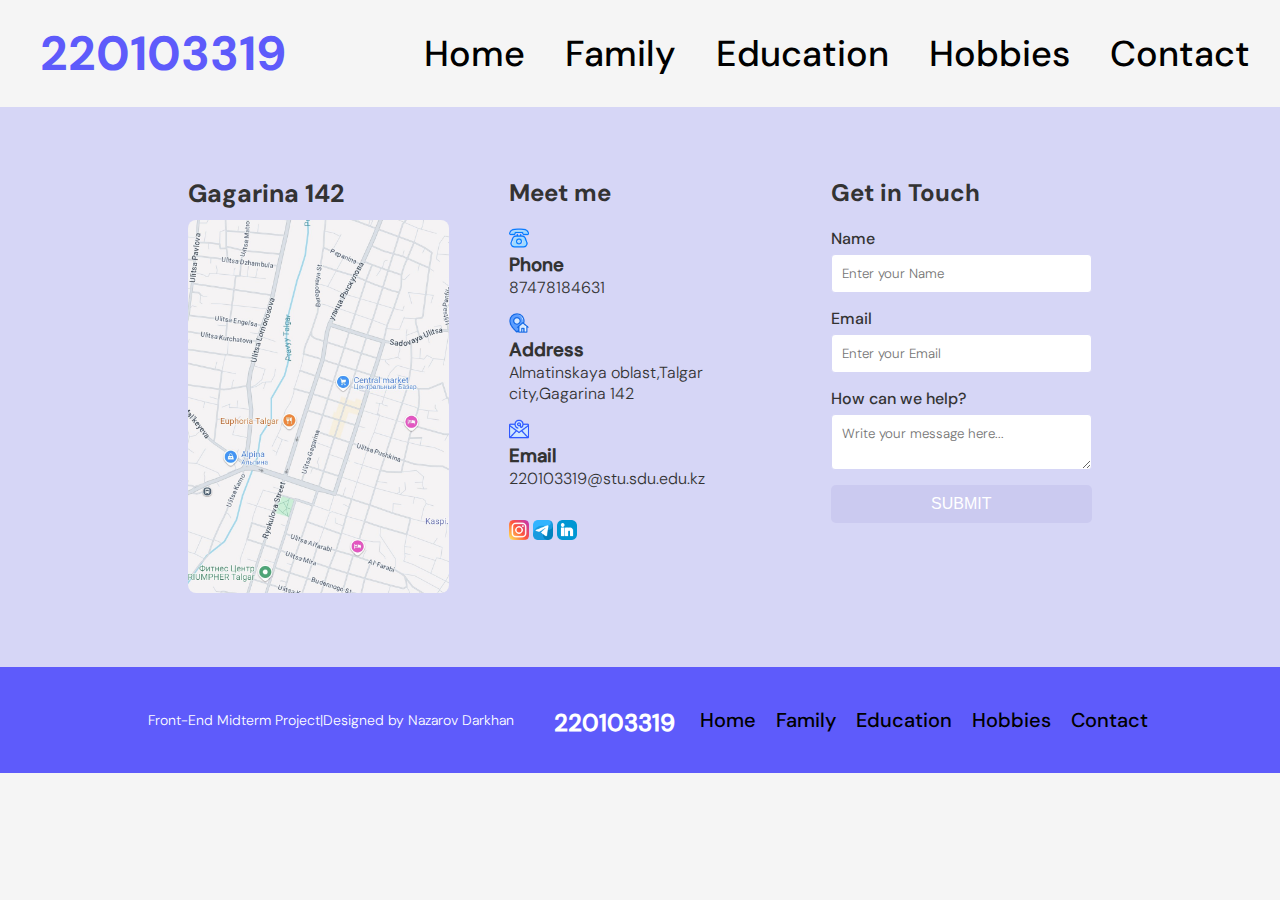
<file: contact.html>
<!DOCTYPE html>
<html lang="en">
<head>
    <meta charset="UTF-8">
    <meta name="viewport" content="width=device-width, initial-scale=1.0">
    <title>Contact Page</title>
    <link rel="stylesheet" href="style/contact.css">
</head>
<body>
    <header>
        <h4>220103319</h4>
        <nav>
            <ul>
                <li><a href="index.html">Home</a></li>
                <li><a href="family.html">Family</a></li>
                <li><a href="education.html">Education</a></li>
                <li><a href="hobbies.html">Hobbies</a></li>
                <li><a href="contact.html">Contact</a></li>
            </ul>
        </nav>
    </header>
    <section>
        <div class="container">
            <div class="map">
                <h2>Gagarina 142</h2>
                <img src="img/static_map.jpg" alt="">
            </div>
            <div class="contact_info">
                <h2>Meet me</h2>
                <div class="info">
                    <div>
                        <img src="img/phone.png" alt="">
                        <h3>Phone</h3>
                    </div>
                    <p>87478184631</p>
                </div>
                <div class="info">
                    <div>
                        <img src="img/address.png" alt="">
                        <h3>Address</h3>
                    </div>
                    <p>Almatinskaya oblast,Talgar city,Gagarina 142</p>
                </div>
                <div class="info">
                    <div>
                        <img src="img/email.png" alt="">
                        <h3>Email</h3>
                    </div>
                    <p>220103319@stu.sdu.edu.kz</p>
                </div>
                <div>
                    <a href="https://www.instagram.com/?hl=en"><img src="img/instagram.png" alt=""></a>
                    <a href="https://web.telegram.org/a/"><img src="img/telegram.png" alt=""></a>
                    <a href="https://www.linkedin.com/feed/"><img src="img/linked_in.png" alt=""></a>
                </div>
            </div>
            <div class="form">
                <h2>Get in Touch</h2>
                <form>
                    <label for="name">Name</label>
                    <input type="text" id="name" placeholder="Enter your Name" required>

                    <label for="email">Email</label>
                    <input type="text" id="email" placeholder="Enter your Email" required>

                    <label for="message">How can we help?</label>
                    <textarea id="message" placeholder="Write your message here..." required></textarea>

                    <button>SUBMIT</button>
                </form>
            </div>
        </div>
    </section>
    <footer>
        <div class="footer_left">
            <p>Front-End Midterm Project|Designed by Nazarov Darkhan</p>
        </div>
        <div class="footer_center">
            <h4>220103319</h4>
        </div>
        <nav>
            <ul>
                <li><a href="index.html">Home</a></li>
                <li><a href="family.html">Family</a></li>
                <li><a href="education.html">Education</a></li>
                <li><a href="hobbies.html">Hobbies</a></li>
                <li><a href="contact.html">Contact</a></li>
            </ul>
        </nav>
    </footer>
</body>
</html>
</file>
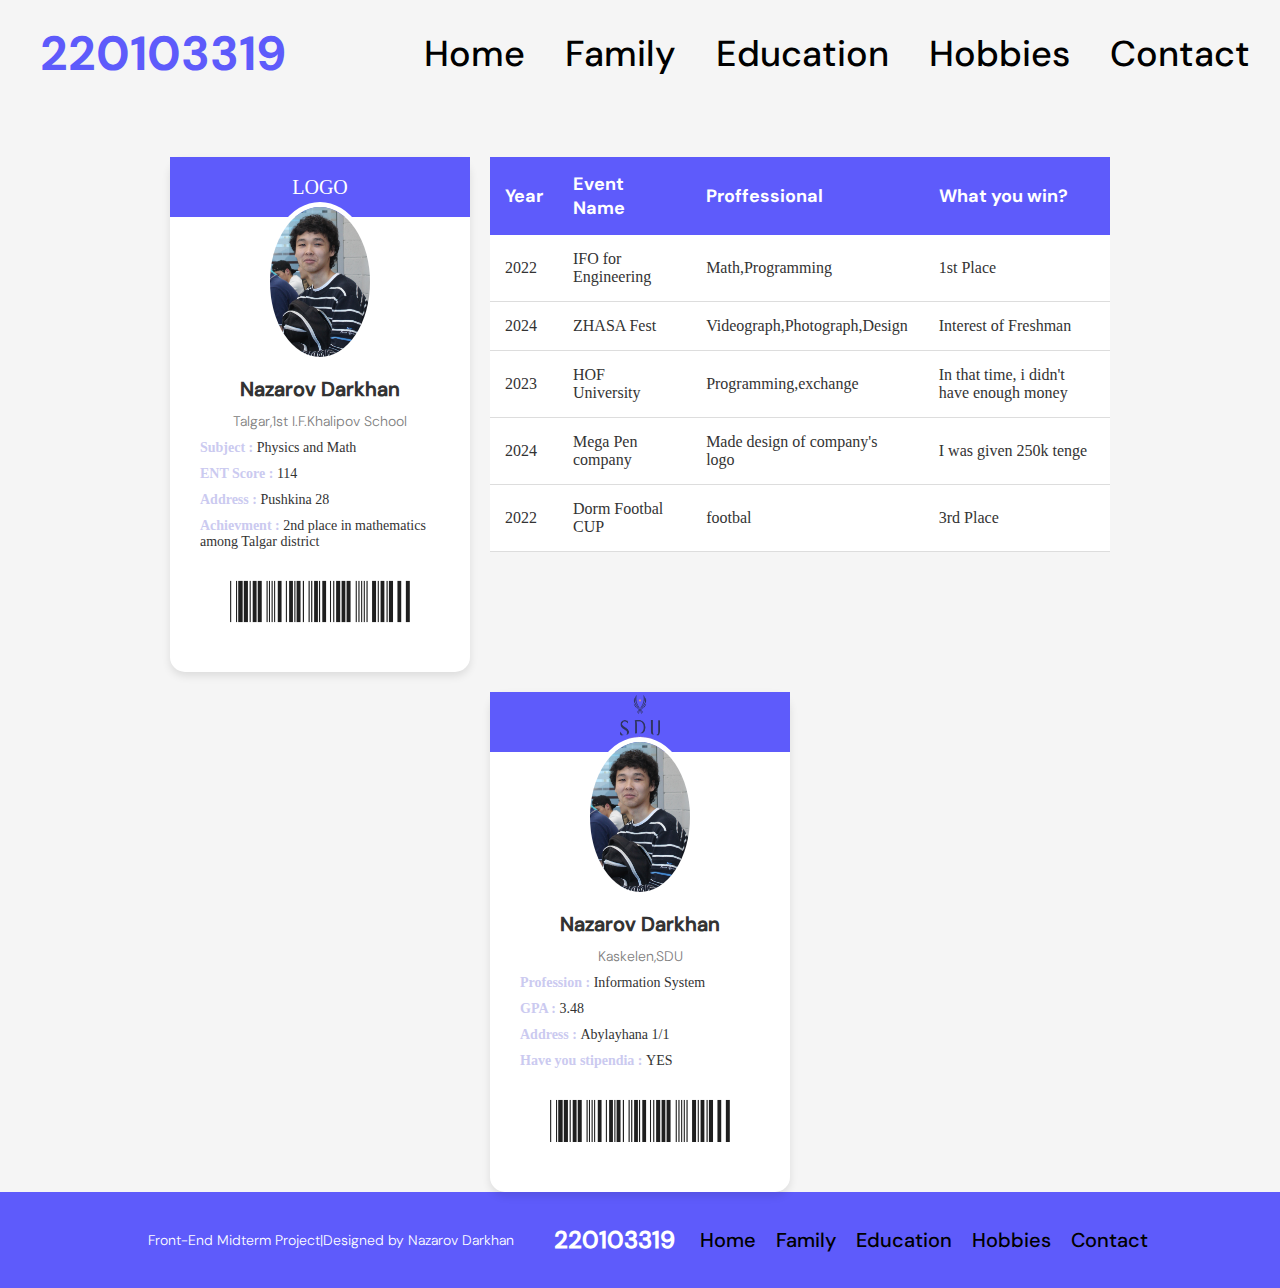
<file: education.html>
<!DOCTYPE html>
<html lang="en">
<head>
    <meta charset="UTF-8">
    <meta name="viewport" content="width=device-width, initial-scale=1.0">
    <title>Education Page</title>
    <link rel="stylesheet" href="style/education.css">
</head>
<body>
    <header>
        <h4>220103319</h4>
        <nav>
            <ul>
                <li><a href="index.html">Home</a></li>
                <li><a href="family.html">Family</a></li>
                <li><a href="education.html">Education</a></li>
                <li><a href="hobbies.html">Hobbies</a></li>
                <li><a href="contact.html">Contact</a></li>
            </ul>
        </nav>
    </header>
    <section>
        <div class="id_card">
            <div class="id_header">
                <div class="logo">
                    LOGO
                </div>
            </div>
            <div class="photo">
                <img src="img/IMG_8212.JPG" alt="">
            </div>
            <div class="info">
                <h3>Nazarov Darkhan</h3>
                <p>Talgar,1st I.F.Khalipov School</p>
                <ul>
                    <li><strong>Subject    :    </strong>Physics and Math</li>
                    <li><strong>ENT Score    :    </strong>114</li>
                    <li><strong>Address    :    </strong>Pushkina 28</li>
                    <li><strong>Achievment    :    </strong>2nd place in mathematics among Talgar district</li>                    
                </ul>
            </div>
            <div class="barcode">
                <img src="img/barcode.png" alt="">
            </div>
        </div>

        <div class="container">
            <table class="responsive_table">
                <thead>
                    <tr class="table_header">
                        <th>Year</th>
                        <th>Event Name</th>
                        <th>Proffessional</th>
                        <th>What you win?</th>
                    </tr>
                </thead>
                <tbody>
                    <tr class="table_row">
                        <td><ol><li>2022</li></ol></td>
                        <td>IFO for Engineering</td>
                        <td>Math,Programming</td>
                        <td>1st Place</td>
                    </tr>
                    <tr class="table_row">
                        <td><ol><li>2024</li></ol></td>
                        <td>ZHASA Fest</td>
                        <td>Videograph,Photograph,Design</td>
                        <td>Interest of Freshman</td>
                    </tr>
                    <tr class="table_row">
                        <td><ol><li>2023</li></ol></td>
                        <td>HOF University</td>
                        <td>Programming,exchange</td>
                        <td>In that time, i didn't have enough money</td>
                    </tr>
                    <tr class="table_row">
                        <td><ol><li>2024</li></ol></td>
                        <td>Mega Pen company</td>
                        <td>Made design of company's logo</td>
                        <td>I was given 250k tenge</td>
                    </tr>
                    <tr class="table_row">
                        <td><ol><li>2022</li></ol></td>
                        <td>Dorm Footbal CUP</td>
                        <td>footbal</td>
                        <td>3rd Place</td>
                    </tr>
                </tbody>
            </table>
        </div>

        <div class="id_card">
            <div class="id_header">
                <div class="logo">
                    <img src="img/sdu_logo.png" alt="">
                </div>
            </div>
            <div class="photo">
                <img src="img/IMG_8212.JPG" alt="">
            </div>
            <div class="info">
                <h3>Nazarov Darkhan</h3>
                <p>Kaskelen,SDU</p>
                <ul>
                    <li><strong>Profession    :    </strong>Information System</li>
                    <li><strong>GPA    :    </strong>3.48</li>
                    <li><strong>Address    :    </strong>Abylayhana 1/1</li>
                    <li><strong>Have you stipendia    :    </strong>YES</li>                    
                </ul>
            </div>
            <div class="barcode">
                <img src="img/barcode.png" alt="">
            </div>
        </div>
    </section>
    <footer>
        <div class="footer_left">
            <p>Front-End Midterm Project|Designed by Nazarov Darkhan</p>
        </div>
        <div class="footer_center">
            <h4>220103319</h4>
        </div>
        <nav>
            <ul>
                <li><a href="index.html">Home</a></li>
                <li><a href="family.html">Family</a></li>
                <li><a href="education.html">Education</a></li>
                <li><a href="hobbies.html">Hobbies</a></li>
                <li><a href="contact.html">Contact</a></li>
            </ul>
        </nav>
    </footer>
</body>
</html>
</file>
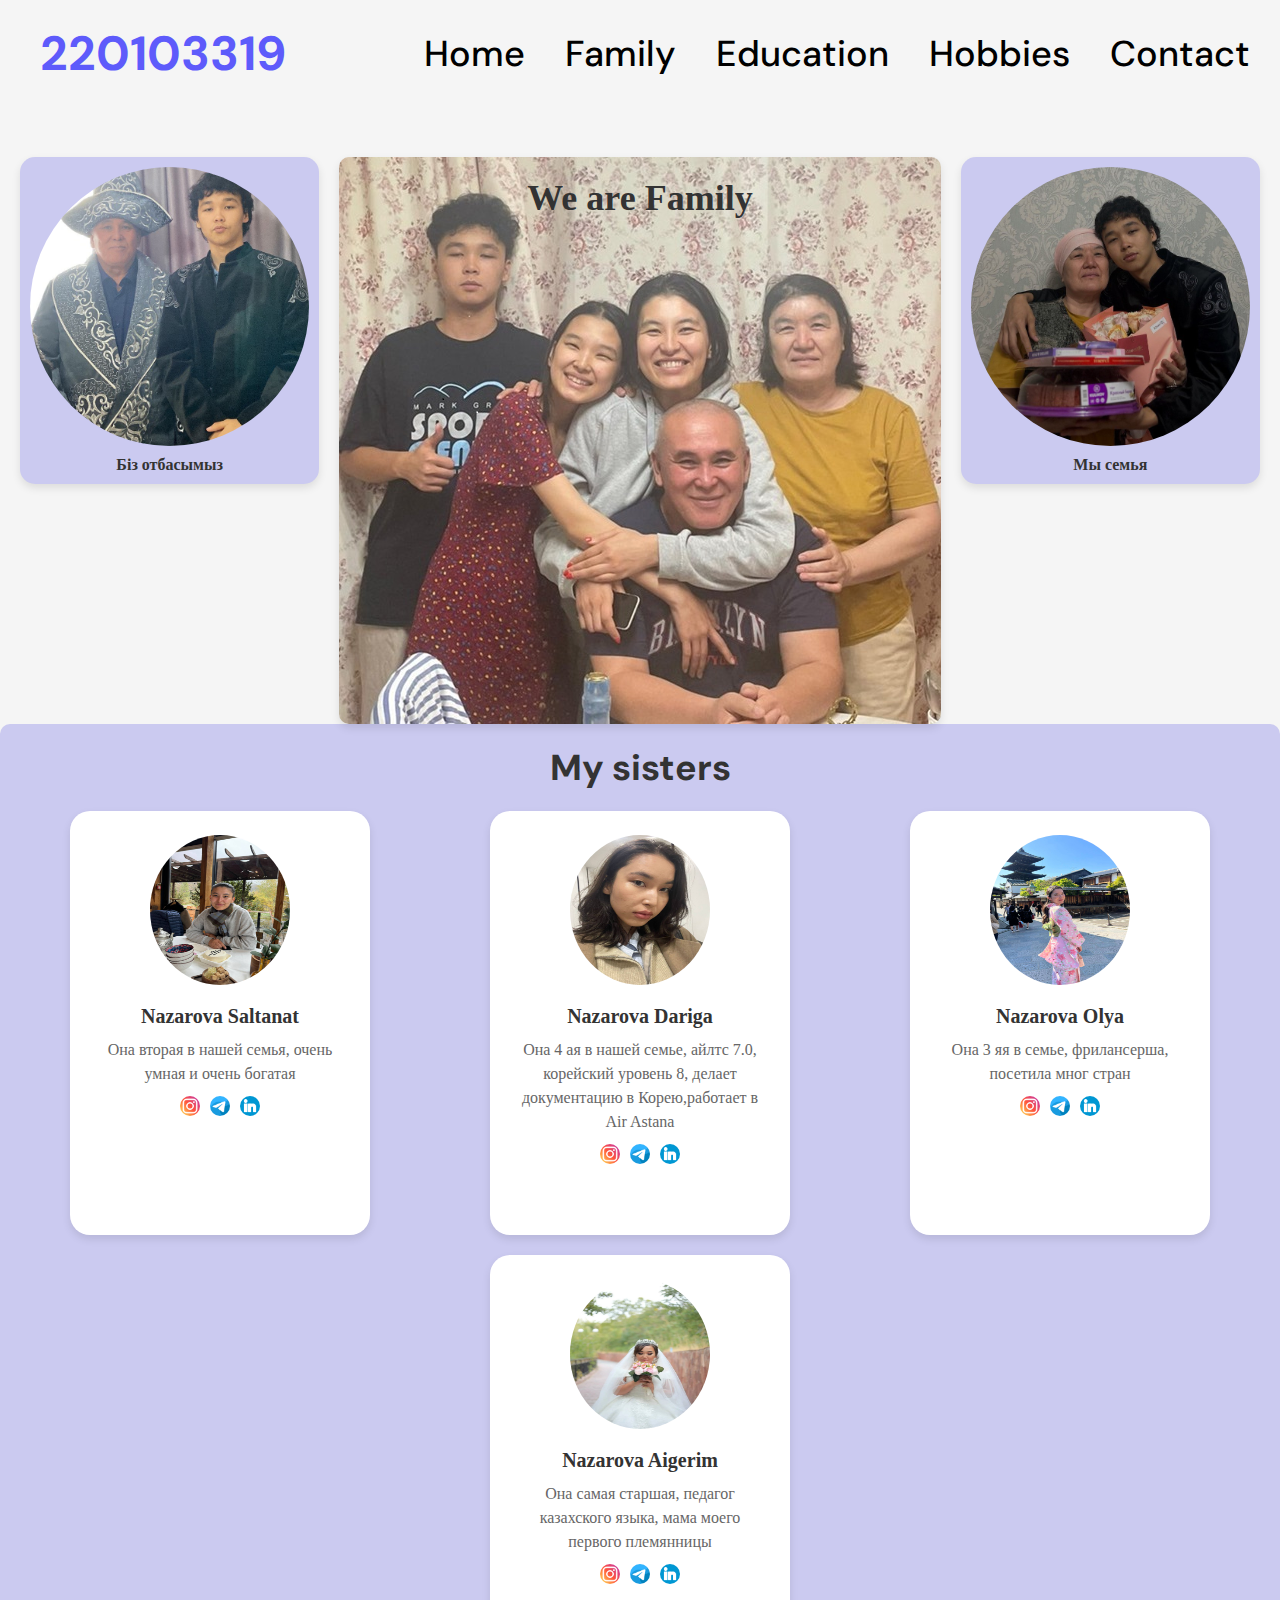
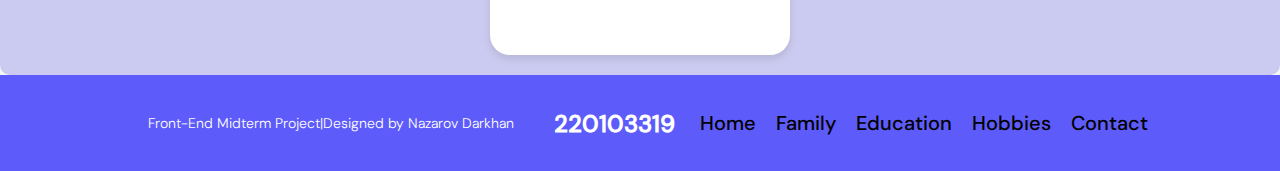
<file: family.html>
<!DOCTYPE html>
<html lang="en">
<head>
    <meta charset="UTF-8">
    <meta name="viewport" content="width=device-width, initial-scale=1.0">
    <title>Document</title>
    <link rel="stylesheet" href="style/family.css">
</head>
<body>
    <header>
        <h4>220103319</h4>
        <nav>
            <ul>
                <li><a href="index.html">Home</a></li>
                <li><a href="family.html">Family</a></li>
                <li><a href="education.html">Education</a></li>
                <li><a href="hobbies.html">Hobbies</a></li>
                <li><a href="contact.html">Contact</a></li>
            </ul>
        </nav>
    </header>
    <section>
        <div class="family">
            <div class="card">
                <div class="card-image" style="background-image: url('img/about_us1.jpg');"></div>
                <h2>Біз отбасымыз</h2>
              </div>
            <div class="family-header">
                <h1>We are Family</h1>
            </div>
            <div class="card">
                <div class="card-image" style="background-image: url('img/about_us2.jpg');"></div>
                <h2>Мы семья</h2>
            </div>
        </div>
        <div class = "children">
            <h1>My sisters</h1>
            <div class="children_container">
                <div class="children_card">
                    <img src="/img/grid1.jpg" alt="">
                    <h2>Nazarova Saltanat</h2>
                    <p>Она вторая в нашей семья, очень умная и очень богатая</p>
                    <div class="social_icons">
                        <a href="#"><img src="img/instagram.png" alt=""></a>
                        <a href="#"><img src="img/telegram.png" alt=""></a>
                        <a href="#"><img src="img/linked_in.png" alt=""></a>
                    </div>
                </div>
                <div class="children_card">
                    <img src="/img/grid2.jpg" alt="">
                    <h2>Nazarova Dariga</h2>
                    <p>Она 4 ая в нашей семье, айлтс 7.0, корейский уровень 8, делает документацию в Корею,работает в Air Astana</p>
                    <div class="social_icons">
                        <a href="#"><img src="img/instagram.png" alt=""></a>
                        <a href="#"><img src="img/telegram.png" alt=""></a>
                        <a href="#"><img src="img/linked_in.png" alt=""></a>
                    </div>
                </div>
                <div class="children_card">
                    <img src="/img/grid3.jpg" alt="">
                    <h2>Nazarova Olya</h2>
                    <p>Она 3 яя в семье, фрилансерша, посетила мног стран</p>
                    <div class="social_icons">
                        <a href="#"><img src="img/instagram.png" alt=""></a>
                        <a href="#"><img src="img/telegram.png" alt=""></a>
                        <a href="#"><img src="img/linked_in.png" alt=""></a>
                    </div>
                </div>
                <div class="children_card">
                    <img src="/img/grid4.jpg" alt="">
                    <h2>Nazarova Aigerim</h2>
                    <p>Она самая старшая, педагог казахского языка, мама моего первого племянницы</p>
                    <div class="social_icons">
                        <a href="#"><img src="img/instagram.png" alt=""></a>
                        <a href="#"><img src="img/telegram.png" alt=""></a>
                        <a href="#"><img src="img/linked_in.png" alt=""></a>
                    </div>
                </div>
            </div>
        </div>
    </section>
    <footer>
        <div class="footer_left">
            <p>Front-End Midterm Project|Designed by Nazarov Darkhan</p>
        </div>
        <div class="footer_center">
            <h4>220103319</h4>
        </div>
        <nav>
            <ul>
                <li><a href="index.html">Home</a></li>
                <li><a href="family.html">Family</a></li>
                <li><a href="education.html">Education</a></li>
                <li><a href="hobbies.html">Hobbies</a></li>
                <li><a href="contact.html">Contact</a></li>
            </ul>
        </nav>
    </footer>
</body>
</html>
</file>
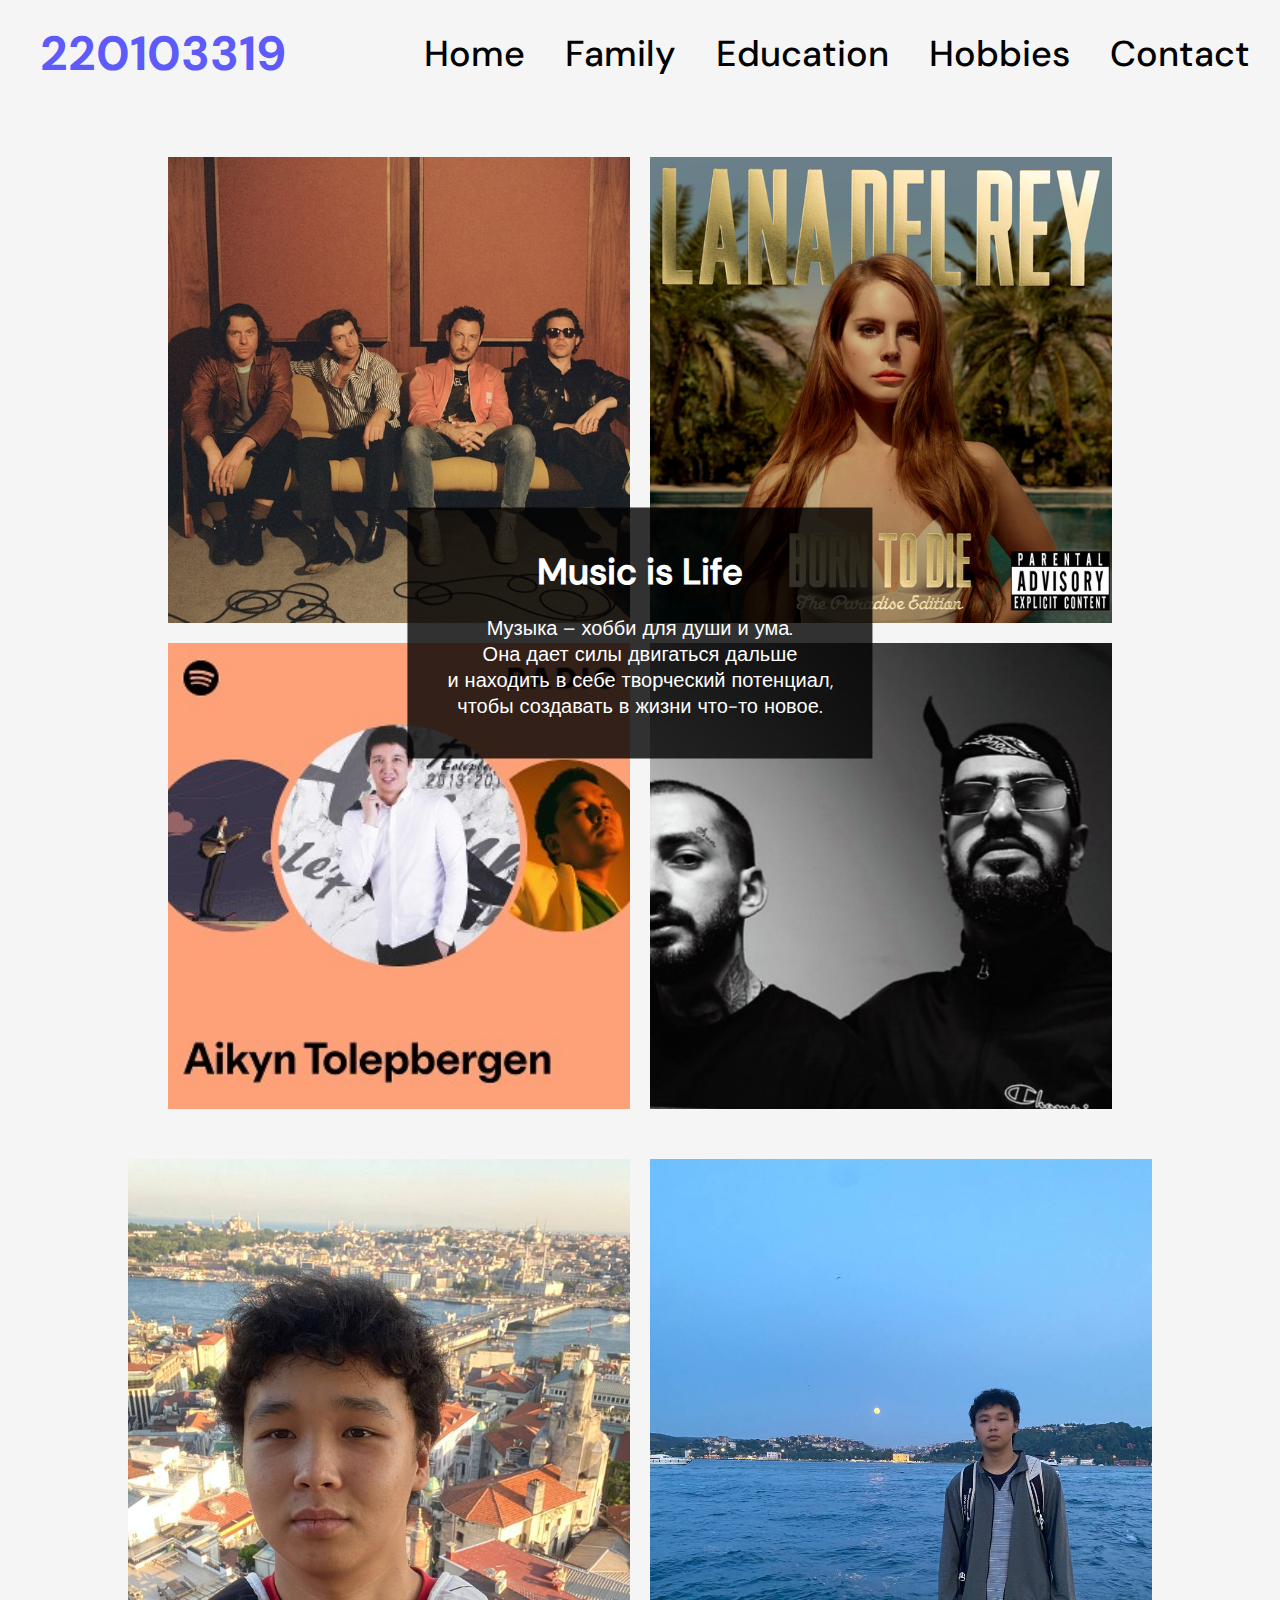
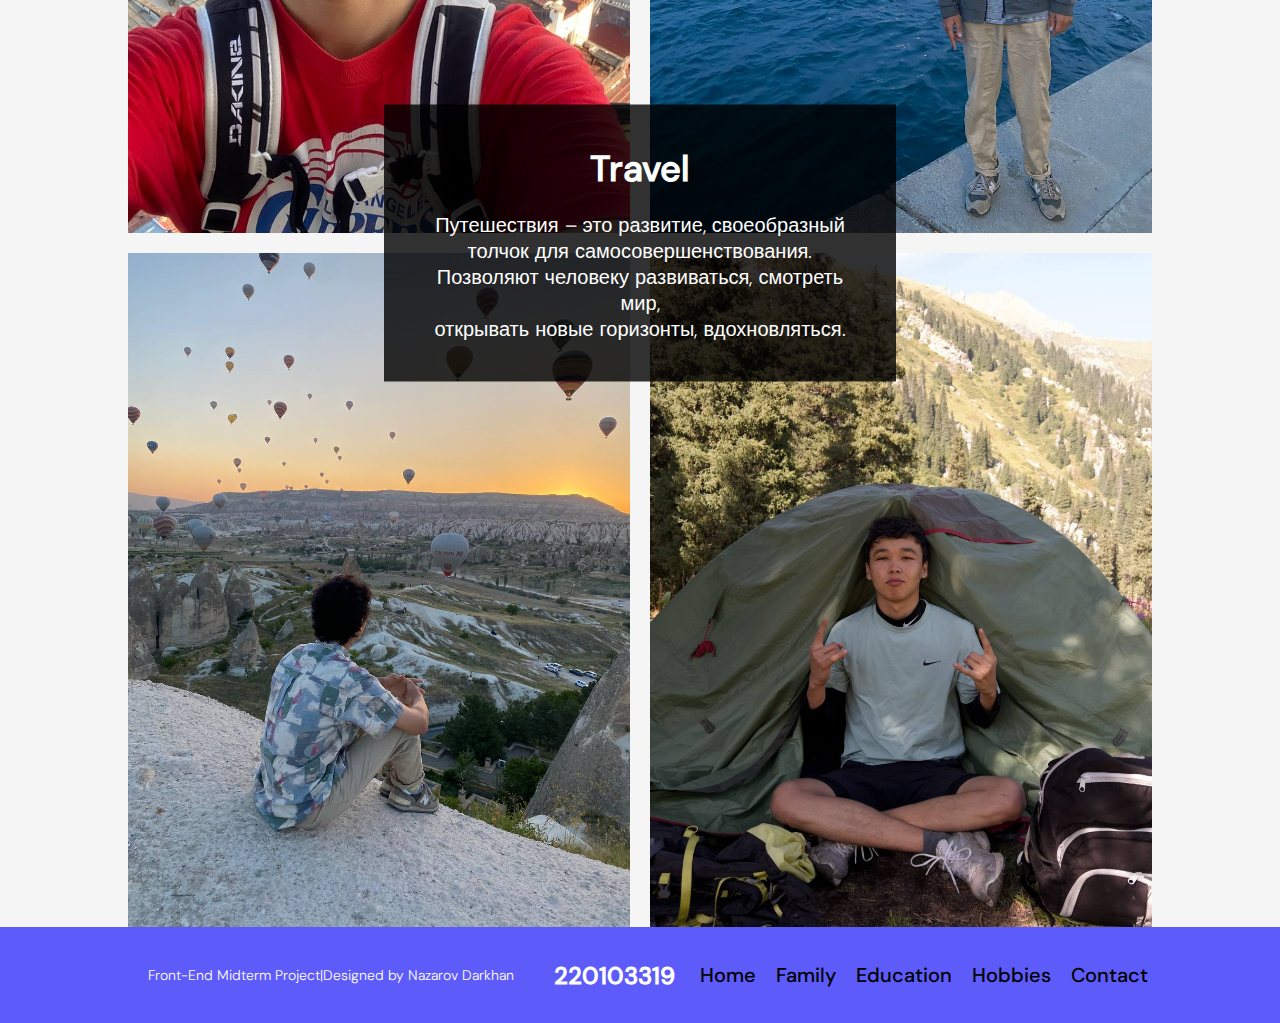
<file: hobbies.html>
<!DOCTYPE html>
<html lang="en">
<head>
    <meta charset="UTF-8">
    <meta name="viewport" content="width=device-width, initial-scale=1.0">
    <title>Hobbies Page</title>
    <link rel="stylesheet" href="style/hobbies.css">
</head>
<body>
    <header>
        <h4>220103319</h4>
        <nav>
            <ul>
                <li><a href="index.html">Home</a></li>
                <li><a href="family.html">Family</a></li>
                <li><a href="education.html">Education</a></li>
                <li><a href="hobbies.html">Hobbies</a></li>
                <li><a href="contact.html">Contact</a></li>
            </ul>
        </nav>
    </header>
    <section class="music">
        <div class="container">
            <div class="grid_item">
                <img src="img/music1.jpeg" alt="">
            </div>
            <div class="grid_item">
                <img src="img/music2.jpeg" alt="">
            </div>
            <div class="grid_item">
                <img src="img/music3.jpeg" alt="">
            </div>
            <div class="grid_item">
                <img src="img/music4.jpg" alt="">
            </div>
            <div class="grid_item_content">
                <div class="content">
                    <h3>Music is Life</h3>
                    <p>Музыка – хобби для души и ума. <br> 
                        Она дает силы двигаться дальше <br>
                         и находить в себе творческий потенциал,<br>
                          чтобы создавать в жизни что-то новое.</p>
                </div>
            </div>
        </div>
    </section>
    <section>
        <div class="container">
            <div class="grid_item">
                <img src="img/travel1.jpg" alt="">
            </div>
            <div class="grid_item">
                <img src="img/travel2.jpg" alt="">
            </div>
            <div class="grid_item">
                <img src="img/travel3.jpg" alt="">
            </div>
            <div class="grid_item">
                <img src="img/travel4.jpg" alt="">
            </div>
            <div class="grid_item_content">
                <div class="content">
                    <h3>Travel</h3>
                    <p>Путешествия – это развитие, своеобразный <br>
                         толчок для самосовершенствования. <br>
                         Позволяют человеку развиваться, смотреть мир, <br>
                         открывать новые горизонты, вдохновляться.</p>
                </div>
            </div>
        </div>
    </section>
    <section>

    </section>
    <footer>
        <div class="footer_left">
            <p>Front-End Midterm Project|Designed by Nazarov Darkhan</p>
        </div>
        <div class="footer_center">
            <h4>220103319</h4>
        </div>
        <nav>
            <ul>
                <li><a href="index.html">Home</a></li>
                <li><a href="family.html">Family</a></li>
                <li><a href="education.html">Education</a></li>
                <li><a href="hobbies.html">Hobbies</a></li>
                <li><a href="contact.html">Contact</a></li>
            </ul>
        </nav>
    </footer>
</body>
</html>
</file>
<file: style/contact.css>
@font-face {
    font-family: 'DM Sans Bold';
    src: url('/fonts/DMSans-Bold.ttf') format('truetype');
}
@font-face {
    font-family: 'DM Sans Light';
    src: url('/fonts/DMSans-Light.ttf') format('truetype');
}
@font-face {
    font-family: 'DM Sans Medium';
    src: url('/fonts/DMSans-Medium.ttf') format('truetype');
}
@font-face {
    font-family: 'Usually Font';
    src: url('/fonts/Usually-font-Bold.otf') format('opentype');
}
@font-face {
    font-family: 'Uindbase Font 1';
    src: url('/fonts/UF1.ttf') format('truetype');
}

* {
    margin: 0;
    padding: 0;
    box-sizing: border-box;
}

body {
    background-color: #F5F5F5;
    color: #333;
}
a{
    text-decoration: none;
    color: #000;
    font-size: 36px;
    font-family: 'DM Sans Medium',sans-serif;
}
header{
    display: flex;
    flex-wrap: wrap;
    align-items: center;
    padding: 20px;
    justify-content: space-between;
}
nav{
    display: flex;
}
header h4{
    color: #5E5BFB;
    font-size: 48px;
    font-family: 'DM Sans Bold',sans-serif;
    margin: 0 20px;
}
header ul{
    list-style-type: none;
    padding: 0;
    display: flex;
    gap: 20px;
}
header ul li{
    padding: 10px;
}

section{
    display: flex;
    justify-content: center;
    align-items: flex-start;
    padding: 50px;
    background-color: #D6D6F6;
}
.container{
    display: flex;
    width: 80%;
    max-width: 1200px;
    margin: auto;
    gap: 20px;
    flex-wrap: wrap;
}
.form{
    flex: 1;
    padding: 20px;
}
h2{
    font-size: 24px;
    font-family: 'DM Sans Bold',sans-serif;
    margin-bottom: 20px;
}
h4{
    margin: 10px 0 5px;
}
.contact_info{
    flex: 1;
    padding: 20px;
    margin-bottom: 20px;
    align-items: center;
}
.contact_info img{
    width: 20px;
    height: 20px;
}
.contact_info .info{
    margin-bottom: 15px;
}
.info h3{
    font-family: 'DM Sans Medium',sans-serif;
}
.info p{
    font-family: 'DM Sans Light',sans-serif;
}
.map{
    flex: 1;
    padding: 20px;
}
.map h2{
    font-size: 25px;
    color: #333;
    margin-bottom: 10px;
    font-family: 'DM Sans Bold',sans-serif;
}
.map img{
    width: 100%;
    height: auto;
    border-radius: 8px;
}

form{
    display: flex;
    flex-direction: column;
}
label{
    margin-bottom: 5px;
    font-family: 'DM Sans Medium',sans-serif;
}
input,textarea{
    padding: 10px;
    margin-bottom: 15px;
    border: 1px solid #D6D6F6;
    border-radius: 4px;
    font-family: 'DM Sans Light',sans-serif;
}
button{
    padding: 10px;
    background-color: #CBCAF0;
    color: white;
    border:none;
    border-radius: 5px;
    cursor: pointer;
    font-size: 16px;
}
button:hover{
    background-color: #5E5BFB;
}

footer{
    width: 100%;
    background-color: #5E5BFB;
    display: flex;
    justify-content: center;
    align-items: center;
    padding: 30px;
    flex-wrap: wrap;
    gap:20px;
    color: white;
}
.footer_left p{
    font-size: 14px;
    color: white;
    font-family: 'DM Sans Light',sans-serif;
    padding: 0 20px;
    margin: 0;
    
}
.footer_center h4{
    font-size: 24px;
    color: white;
    font-family: 'DM Sans Medium';
}
footer nav{
    display: flex;
}
footer a{
    text-decoration: none;
    color: #000;
    font-size: 20px;
    font-family: 'DM Sans Medium',sans-serif;
}
footer ul{
    list-style-type: none;
    padding: 0;
    display: flex;
    gap: 10px;
}
footer ul li{
    padding: 5px;
}

@media (max-width: 768px) {
    header h4 {
        font-size: 28px;
    }
    header ul {
        flex-direction: column;
        align-items: center;
        gap: 10px;
    }
    .container {
        flex-direction: column;
        width: 90%;
    }
    .contact_info, .form, .map {
        width: 100%;
        margin-bottom: 20px;
    }
    .map img {
        width: 100%;
        height: auto;
    }
    .content h2 {
        font-size: 22px;
    }
    .contact_info img {
        width: 20px;
        height: 20px;
    }
    form label {
        font-size: 18px;
    }
    footer a {
        font-size: 16px;
    }
}

@media (max-width: 480px) {
    header {
        flex-direction: column;
        text-align: center;
    }
    .container {
        width: 100%;
        padding: 0 10px;
    }
    h2 {
        font-size: 20px;
    }
    input, textarea {
        padding: 8px;
    }
    button {
        padding: 10px;
        font-size: 14px;
    }
    footer {
        flex-direction: column;
        text-align: center;
    }
    footer ul {
        flex-direction: column;
        gap: 5px;
    }
    footer a {
        font-size: 14px;
    }
}
</file>
<file: style/education.css>
@font-face {
    font-family: 'DM Sans Bold';
    src: url('/fonts/DMSans-Bold.ttf') format('truetype');
}
@font-face {
    font-family: 'DM Sans Light';
    src: url('/fonts/DMSans-Light.ttf') format('truetype');
}
@font-face {
    font-family: 'DM Sans Medium';
    src: url('/fonts/DMSans-Medium.ttf') format('truetype');
}
@font-face {
    font-family: 'Usually Font';
    src: url('/fonts/Usually-font-Bold.otf') format('opentype');
}
@font-face {
    font-family: 'Uindbase Font 1';
    src: url('/fonts/UF1.ttf') format('truetype');
}

* {
    margin: 0;
    padding: 0;
    box-sizing: border-box;
}

body {
    background-color: #F5F5F5;
    color: #333;
}
a{
    text-decoration: none;
    color: #000;
    font-size: 36px;
    font-family: 'DM Sans Medium',sans-serif;
}
header{
    display: flex;
    flex-wrap: wrap;
    align-items: center;
    padding: 20px;
    justify-content: space-between;
}
nav{
    display: flex;
}
header h4{
    color: #5E5BFB;
    font-size: 48px;
    font-family: 'DM Sans Bold',sans-serif;
    margin: 0 20px;
}
header ul{
    list-style-type: none;
    padding: 0;
    display: flex;
    gap: 20px;
}
header ul li{
    padding: 10px;
}

section{
    display: flex;
    justify-content: center;
    align-items: flex-start;
    gap: 20px;
    margin-top: 50px;
    padding: 0 20px;
    flex-wrap: wrap;
}

.id_card{
    width: 300px;
    background-color: #fff;
    border-radius: 15px;
    text-align: center;
    position: relative;
    box-shadow: 0 4px 8px rgba(0,0,0,0.1);
}
.id_header{
    background-color: #5E5BFB;
    height: 60px;
    display: flex;
    justify-content: center;
    align-items: center;
}
.logo{
    font-size: 20px;
    color: white;
}
.logo img{
    width: 40px;
    height: 50px;
}

.photo img{
    width: 110px;
    height: 160px;
    border-radius: 50%;
    border: 5px solid white;
    margin-top: -15px;
}
.info{
    margin-top: 10px;
}
.info h3{
    font-size: 20px;
    font-family: 'DM Sans Medium',sans-serif;
    margin:10px 0;
}
.info p{
    font-size: 14px;
    color: gray;
    font-family: 'DM Sans Light',sans-serif;
    margin-bottom: 10px;
}
.info ul{
    list-style: none;
    padding: 0;
    text-align: left;
    width: 80%;
    margin: 0 auto;
}
.info ul li{
    font-size: 14px;
    margin: 10px 0;
}
.info ul li strong{
    color: #CBCAF0;
}
.barcode img{
    width: 200px;
    margin-top: -25px;
}


.container{
    width: 50%;
}
.responsive_table{
    width: 100%;
    border-collapse: collapse;
    background-color: #fff;
}
.table_header{
    background-color: #5E5BFB;
    color: white;
    font-family: 'DM Sans Bold',sans-serif;
}
.table_row{
    border-bottom: 1px solid #ddd;
}
th,td{
    text-align: left;
    padding: 15px;
}
th{
    font-size: 18px;
}
td{
    font-size: 16px;
}
ol{
    margin: 0;
    padding: 0;
    list-style: none;
}



footer{
    width: 100%;
    background-color: #5E5BFB;
    display: flex;
    justify-content: center;
    align-items: center;
    padding: 30px;
    flex-wrap: wrap;
    gap:20px;
    color: white;
}
.footer_left p{
    font-size: 14px;
    color: white;
    font-family: 'DM Sans Light',sans-serif;
    padding: 0 20px;
    margin: 0;
    
}
.footer_center h4{
    font-size: 24px;
    color: white;
    font-family: 'DM Sans Medium';
}
footer nav{
    display: flex;
}
footer a{
    text-decoration: none;
    color: #000;
    font-size: 20px;
    font-family: 'DM Sans Medium',sans-serif;
}
footer ul{
    list-style-type: none;
    padding: 0;
    display: flex;
    gap: 10px;
}
footer ul li{
    padding: 5px;
}


@media (max-width: 768px) {
    header h4 {
        font-size: 28px;
    }
    header ul {
        flex-direction: column;
        align-items: center;
        gap: 10px;
    }
    section {
        flex-direction: column;
        align-items: center;
    }
    .id_card {
        width: 90%;
        max-width: 350px;
    }
    .container {
        width: 90%;
    }
    .responsive_table th, .responsive_table td {
        padding: 10px;
        font-size: 14px;
    }
    footer a {
        font-size: 16px;
    }
}

@media (max-width: 480px) {
    header {
        flex-direction: column;
        text-align: center;
    }
    .id_card {
        width: 100%;
    }
    .container {
        width: 100%;
    }
    th, td {
        font-size: 12px;
        padding: 8px;
    }
    footer {
        flex-direction: column;
        text-align: center;
    }
    footer ul {
        flex-direction: column;
        gap: 5px;
    }
    footer a {
        font-size: 14px;
    }
}
</file>
<file: style/family.css>
@font-face {
    font-family: 'DM Sans Bold';
    src: url('/fonts/DMSans-Bold.ttf') format('truetype');
}
@font-face {
    font-family: 'DM Sans Light';
    src: url('/fonts/DMSans-Light.ttf') format('truetype');
}
@font-face {
    font-family: 'DM Sans Medium';
    src: url('/fonts/DMSans-Medium.ttf') format('truetype');
}
@font-face {
    font-family: 'Usually Font';
    src: url('/fonts/Usually-font-Bold.otf') format('opentype');
}
@font-face {
    font-family: 'Uindbase Font 1';
    src: url('/fonts/UF1.ttf') format('truetype');
}

* {
    margin: 0;
    padding: 0;
    box-sizing: border-box;
}

body {
    background-color: #F5F5F5;
    color: #333;
}
a{
    text-decoration: none;
    color: #000;
    font-size: 36px;
    font-family: 'DM Sans Medium',sans-serif;
}
header{
    display: flex;
    flex-wrap: wrap;
    align-items: center;
    padding: 20px;
    justify-content: space-between;
}
nav{
    display: flex;
}
header h4{
    color: #5E5BFB;
    font-size: 48px;
    font-family: 'DM Sans Bold',sans-serif;
    margin: 0 20px;
}
header ul{
    list-style-type: none;
    padding: 0;
    display: flex;
    gap: 20px;
}
header ul li{
    padding: 10px;
}

.family {
    display: flex;
    justify-content: center;
    align-items: flex-start;
    gap: 20px;
    margin-top: 50px;
    padding: 0 20px;
}
.family-header{
    background-image: url(/img/family.jpg);
    text-align: center;
    padding: 20px;
    border-radius: 10px;
    box-shadow: 0 4px 8px rgba(0, 0, 0, 0.1);
    width: 603px;
    height: 567px;
}
  
.family-header h1 {
    font-size: 36px;
    color: #333333;
    font-family: 'DM Sans Family';
}
  
  
.card-container {
    display: flex;
    justify-content: space-around;
    margin-top: 400px;
}
  
.card {
    background-color: #CBCAF0;
    width: 300px;
    padding:   10px;
    border-radius: 15px;
    box-shadow: 0 4px 8px rgba(0, 0, 0, 0.1);
    text-align: center;
}
  
.card-image {
    background-size: cover;
    background-position: center;
    width: 100%;
    padding-top: 100%;
    border-radius: 50%;
    margin-bottom: 10px;
}
  
.card h2 {
    font-size: 16px;
    color: #333333;
}


.children {
    text-align: center;
    background-color: #CBCAF0;
    border-radius: 10px;
    width:100%;
    padding: 20px;
}
  
.children h1 {
    font-size: 36px;
    color: #333333;
    margin-bottom: 20px;
    font-family: 'DM Sans Bold',sans-serif;
}
  
.children_container {
    display: flex;
    justify-content: space-around;
    gap: 20px;
    flex-wrap: wrap;
}
  
.children_card {
    background-color: #fff;
    width: 45%;
    max-width: 300px;
    padding: 1.5em;
    border-radius: 20px;
    box-shadow: 0 4px 8px rgba(0, 0, 0, 0.1);
    text-align: center;
}
  
.children_card img {
    width: 140px;
    height: 150px;
    background-size: cover;
    background-position: center;
    border-radius: 50%;
    margin: 0 auto 1em;
}
  
.children_card h2 {
    font-size: 20px;
    color: #333333;
    margin-bottom: 10px;
}
  
.children_card p {
    font-size: 16px;
    color: #666666;
    line-height: 1.5;
    margin-bottom: 10px;
}
  
.social_icons {
    display: flex;
    justify-content: center;
    gap: 10px;
}
  
.social_icons a img {
    width: 20px;
    height: 20px;
}



footer{
    width: 100%;
    background-color: #5E5BFB;
    display: flex;
    justify-content: center;
    align-items: center;
    padding: 30px;
    flex-wrap: wrap;
    gap:20px;
    color: white;
}
.footer_left p{
    font-size: 14px;
    color: white;
    font-family: 'DM Sans Light',sans-serif;
    padding: 0 20px;
    margin: 0;
    
}
.footer_center h4{
    font-size: 24px;
    color: white;
    font-family: 'DM Sans Medium';
}
footer nav{
    display: flex;
}
footer a{
    text-decoration: none;
    color: #000;
    font-size: 20px;
    font-family: 'DM Sans Medium',sans-serif;
}
footer ul{
    list-style-type: none;
    padding: 0;
    display: flex;
    gap: 10px;
}
footer ul li{
    padding: 5px;
}

@media (max-width: 768px) {
    header h4 {
        font-size: 28px;
    }
    .family, .children_container {
        flex-direction: column;
        align-items: center;
    }
    .family-header, .card {
        width: 80%;
        max-width: 400px;
    }
    .family-header h1, .children h1 {
        font-size: 2em;
    }
    .children_card {
        width: 80%;
        max-width: 350px;
    }
    .children_card h2 {
        font-size: 1.2em;
    }
    .children_card p {
        font-size: 0.9em;
    }
    footer a {
        font-size: 16px;
    }
}

@media (max-width: 480px) {
    header {
        flex-direction: column;
        text-align: center;
    }
    header ul {
        flex-direction: column;
        gap: 10px;
    }
    .family-header h1, .children h1 {
        font-size: 1.8em;
    }
    .children_card img {
        width: 100px;
        height: 100px;
    }
    .children_card h2 {
        font-size: 1.1em;
    }
    .children_card p {
        font-size: 0.85em;
    }
    footer {
        flex-direction: column;
        text-align: center;
    }
    footer ul {
        flex-direction: column;
        gap: 5px;
    }
    footer a {
        font-size: 14px;
    }
}
</file>
<file: style/hobbies.css>
@font-face {
    font-family: 'DM Sans Bold';
    src: url('/fonts/DMSans-Bold.ttf') format('truetype');
}
@font-face {
    font-family: 'DM Sans Light';
    src: url('/fonts/DMSans-Light.ttf') format('truetype');
}
@font-face {
    font-family: 'DM Sans Medium';
    src: url('/fonts/DMSans-Medium.ttf') format('truetype');
}
@font-face {
    font-family: 'Usually Font';
    src: url('/fonts/Usually-font-Bold.otf') format('opentype');
}
@font-face {
    font-family: 'Uindbase Font 1';
    src: url('/fonts/UF1.ttf') format('truetype');
}

* {
    margin: 0;
    padding: 0;
    box-sizing: border-box;
}

body {
    background-color: #F5F5F5;
    color: #333;
}
a{
    text-decoration: none;
    color: #000;
    font-size: 36px;
    font-family: 'DM Sans Medium',sans-serif;
}
header{
    display: flex;
    flex-wrap: wrap;
    align-items: center;
    padding: 20px;
    justify-content: space-between;
}
nav{
    display: flex;
}
header h4{
    color: #5E5BFB;
    font-size: 48px;
    font-family: 'DM Sans Bold',sans-serif;
    margin: 0 20px;
}
header ul{
    list-style-type: none;
    padding: 0;
    display: flex;
    gap: 20px;
}
header ul li{
    padding: 10px;
}

.music{
    padding: 50px;
    display: flex;
    justify-content: center;
    align-items: center;
}
.container{
    display: grid;
    grid-template-columns: repeat(2,1fr);
    grid-template-rows: repeat(2,1fr);
    width: 80%;
    margin: 0 auto;
    gap: 20px;
    max-width: 1200px;
    position: relative;
    
}
.grid_item{
    position: relative;
}
.grid_item img{
    width: 100%;
    height: 100%;
    object-fit: cover;
}
.grid_item_content{
    position: absolute;
    top:50%;
    left: 50%;
    transform: translate(-50%,-50%);
    z-index: 2;
    display: flex;
    justify-content: center;
    align-items: center;
}
.content{
    background-color: rgba(0, 0, 0, 0.8);
    color: #fff;
    padding: 40px;
    text-align: center;
    width: 100%;
    max-width: 600px;
}
.content h3{
    font-size: 36px;
    font-family: 'DM Sans Medium',sans-serif;
    margin-bottom: 20px;
}
.content p{
    font-size: 20px;
    font-family: 'DM Sans Light',sans-serif;
}


footer{
    width: 100%;
    background-color: #5E5BFB;
    display: flex;
    justify-content: center;
    align-items: center;
    padding: 30px;
    flex-wrap: wrap;
    gap:20px;
    color: white;
}
.footer_left p{
    font-size: 14px;
    color: white;
    font-family: 'DM Sans Light',sans-serif;
    padding: 0 20px;
    margin: 0;
    
}
.footer_center h4{
    font-size: 24px;
    color: white;
    font-family: 'DM Sans Medium';
}
footer nav{
    display: flex;
}
footer a{
    text-decoration: none;
    color: #000;
    font-size: 20px;
    font-family: 'DM Sans Medium',sans-serif;
}
footer ul{
    list-style-type: none;
    padding: 0;
    display: flex;
    gap: 10px;
}
footer ul li{
    padding: 5px;
}



@media (max-width: 768px) {
    header h4 {
        font-size: 28px;
    }
    header ul {
        flex-direction: column;
        align-items: center;
        gap: 10px;
    }
    .container {
        grid-template-columns: 1fr;
        width: 90%;
        padding: 20px;
    }
    .grid_item img {
        height: auto;
    }
    .content {
        padding: 20px;
    }
    .content h3 {
        font-size: 28px;
    }
    .content p {
        font-size: 18px;
    }
    footer a {
        font-size: 16px;
    }
}

@media (max-width: 480px) {
    header {
        flex-direction: column;
        text-align: center;
    }
    .container {
        width: 100%;
        gap: 10px;
    }
    .content h3 {
        font-size: 24px;
    }
    .content p {
        font-size: 16px;
    }
    footer {
        flex-direction: column;
        text-align: center;
    }
    footer ul {
        flex-direction: column;
        gap: 5px;
    }
    footer a {
        font-size: 14px;
    }
}
</file>
